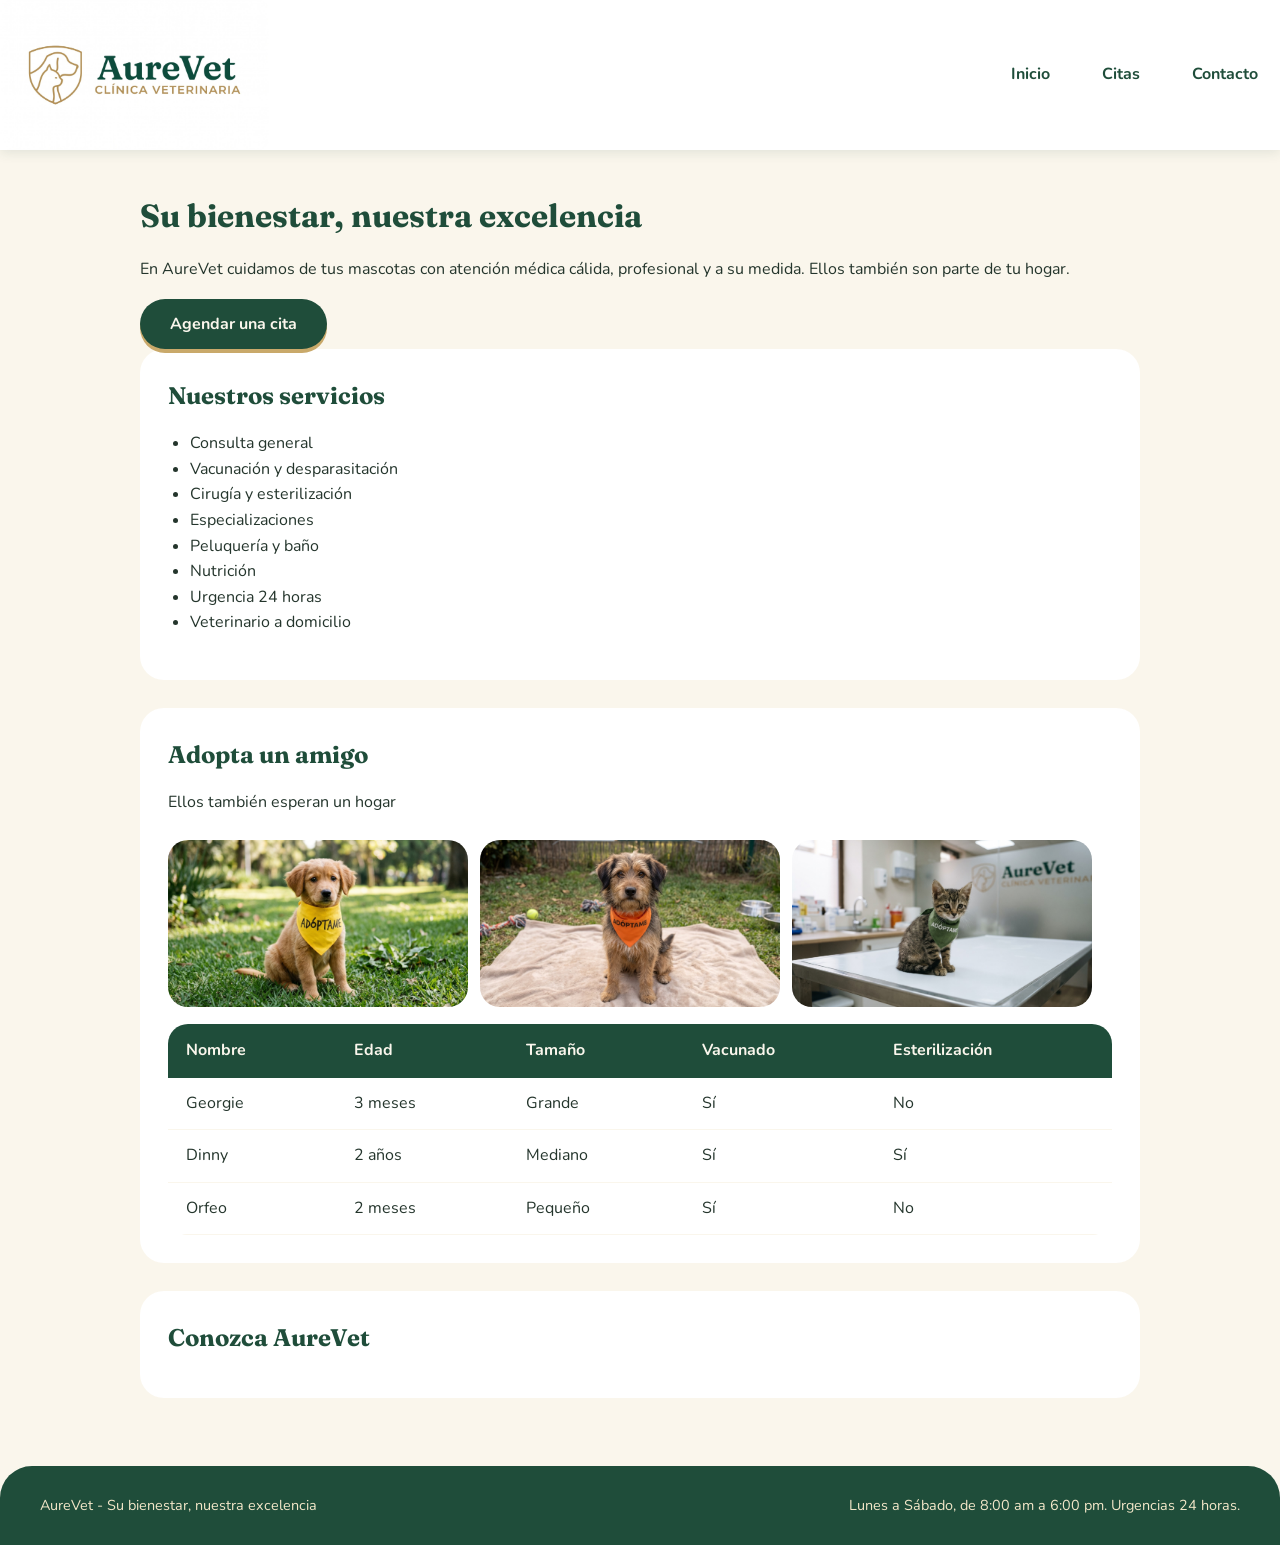
<file: index.html>
<!DOCTYPE html>
<html lang="es">
  <head>
    <meta charset="UTF-8">
    <meta name="viewport" content="width=device-width, initial-scale=1.0">

    <title>AureVet - Clínica Veterinaria</title>

    <meta name="description" content="AureVet: clínica veterinaria para perros y gatos.
    Agenda tu cita y conoce a los perritos en adopción">

    <link rel="stylesheet" href="estilos.css">
  
  </head>
  <body>
    <header>
        <!-- Encabezado o menú (igual en las tres páginas)-->
         <img src="imagenes/Logo.jpeg" width="200" alt="AureVet Logo">
      <nav>
        <!--Enlaces a las siguientes páginas-->
        <a href="index.html">Inicio</a>
        <a href="citas.html">Citas</a>
        <a href="contacto.html">Contacto</a>
      </nav>
    </header>

    <!--Contenido principal de la página-->
    <main> 
      <h1>Su bienestar, nuestra excelencia</h1>
      <p>En AureVet cuidamos de tus mascotas con atención médica cálida,
        profesional y a su medida. Ellos también son parte de tu hogar.</p>
      <button type="button" onclick="location.href='citas.html'">Agendar una cita</button>
      
      <section>
        <h2>Nuestros servicios</h2>
        <ul>
          <li>Consulta general</li>
          <li>Vacunación y desparasitación</li>
          <li>Cirugía y esterilización</li>
          <li>Especializaciones</li>
          <li>Peluquería y baño</li>
          <li>Nutrición</li>
          <li>Urgencia 24 horas</li>
          <li>Veterinario a domicilio</li>
        </ul>
      </section>
      
      <section>
        <h2>Adopta un amigo</h2>
        <p>Ellos también esperan un hogar</p>
        <img src="imagenes/Georgie.jpeg" alt="Georgie, perrito de 3 meses, esperando adopción" width="300">
        <img src="imagenes/Dinny.jpeg" alt="Dinny, perrito de 2 años, esperando por ti" width="300">
        <img src="imagenes/Orfeo.jpeg" alt="Orfeo, gatito de 2 meses. Adora dormir" width="300">

        <table>
          <thead>
            <tr>
              <th>Nombre</th>
              <th>Edad</th>
              <th>Tamaño</th>
              <th>Vacunado</th>
              <th>Esterilización</th>
            </tr>
          </thead>
          <tbody>
            <tr>
              <td>Georgie</td>
              <td>3 meses</td>
              <td>Grande</td>
              <td>Sí</td>
              <td>No</td>
            </tr>
            <tr>
              <td>Dinny</td>
              <td>2 años</td>
              <td>Mediano</td>
              <td>Sí</td>
              <td>Sí</td>
            </tr>
            <tr>
              <td>Orfeo</td>
              <td>2 meses</td>
              <td>Pequeño</td>
              <td>Sí</td>
              <td>No</td>
            </tr>
          </tbody>
        </table>
      </section>
      <section>
      <h2>Conozca AureVet</h2>
      </section>
    </main>
    <footer>
      <p>AureVet - Su bienestar, nuestra excelencia</p>
      <p>Lunes a Sábado, de 8:00 am a 6:00 pm. Urgencias 24 horas.</p>
    </footer>
  </body>
</html>
</file>
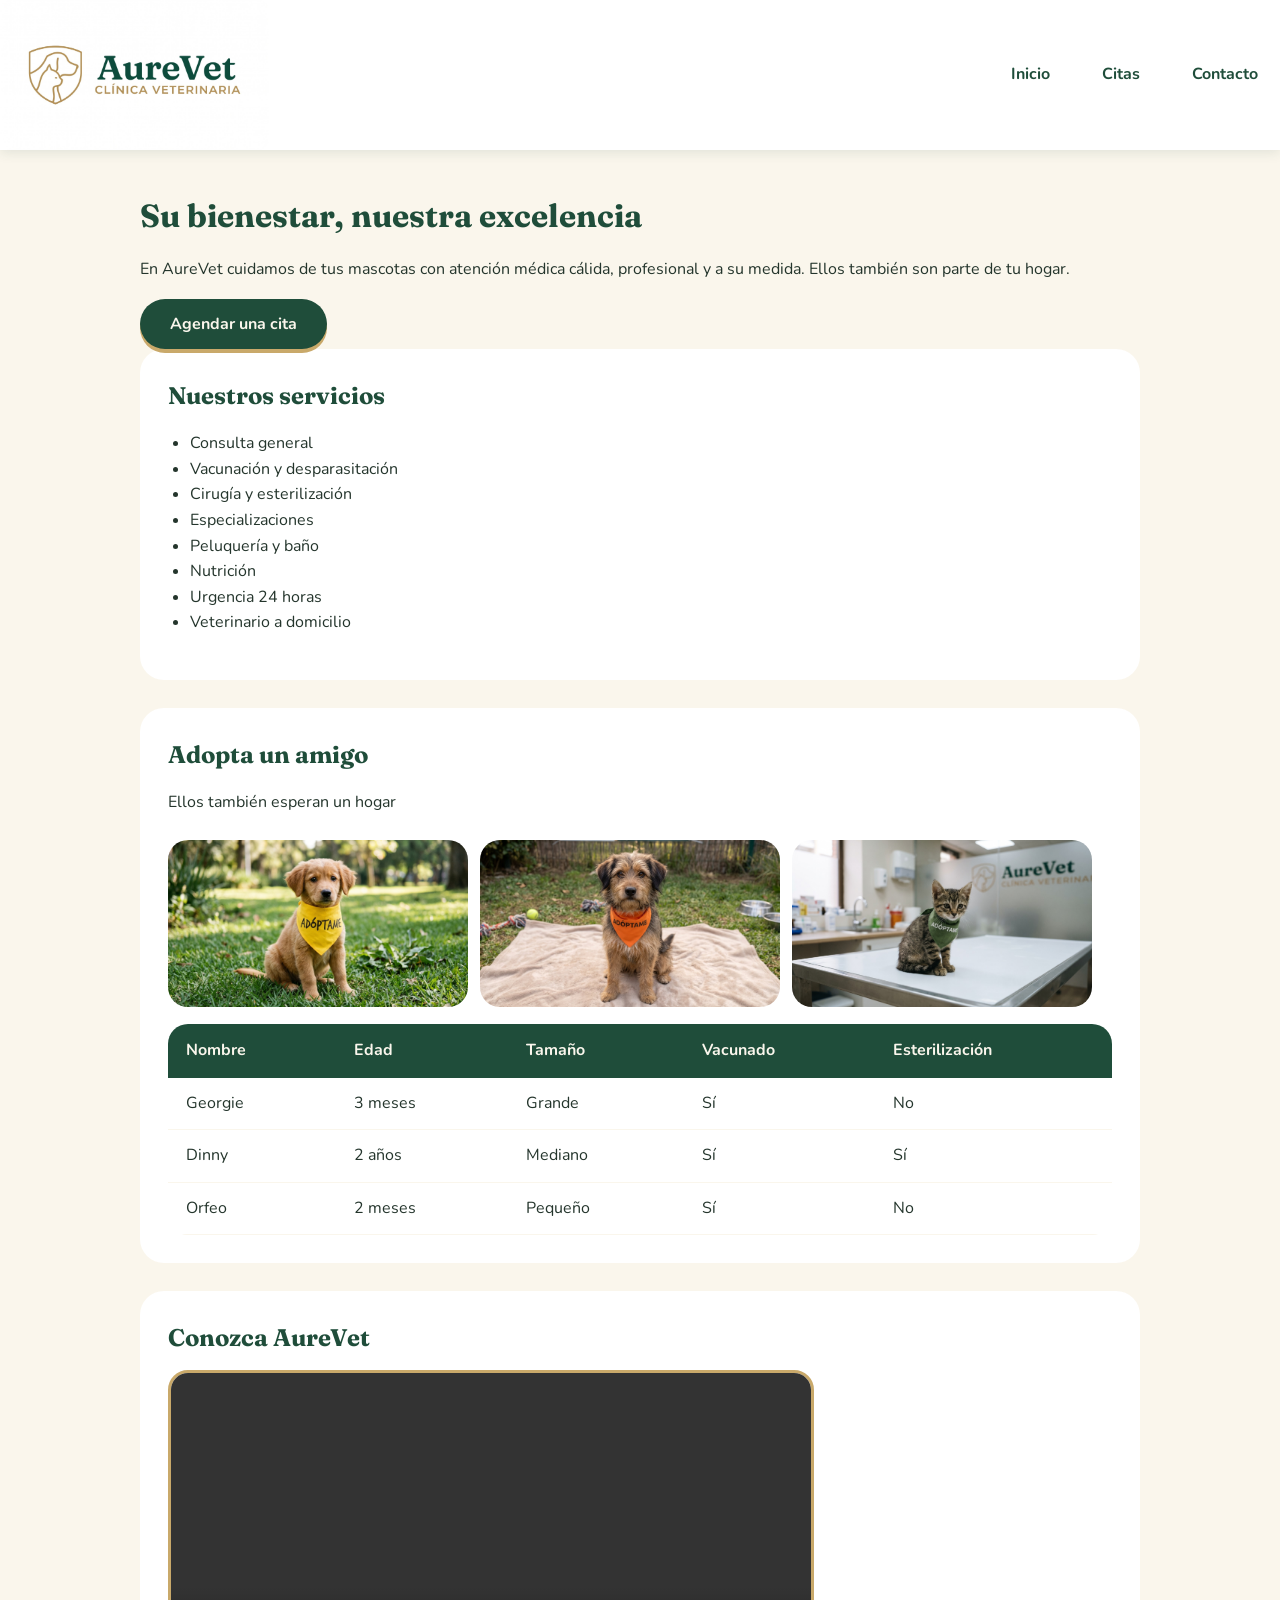
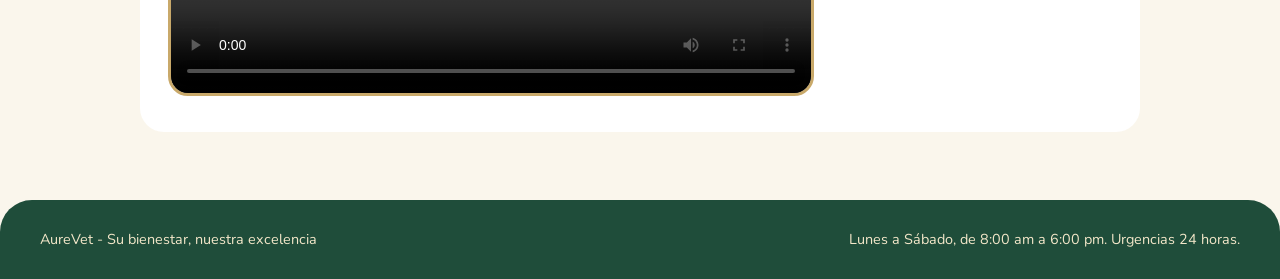
<file: html/index.html>
<!DOCTYPE html>
<html lang="es">
  <head>
    <meta charset="UTF-8">
    <meta name="viewport" content="width=device-width, initial-scale=1.0">

    <!--Título y descripción-->
    <title>AureVet - Clínica Veterinaria</title>

    <meta name="description" content="AureVet: clínica veterinaria para perros y gatos.
    Agenda tu cita y conoce a los perritos en adopción">

    <!--Estilos CSS-->
    <link rel="stylesheet" href="../CSS/estilos.css">
  
  </head>
  <body>
    <header>
        <!-- Encabezado o menú (igual en las tres páginas)-->
        <img src="../imagenes/Logo.jpeg" width="200" alt="AureVet Logo">
      <nav>
        <!--Enlaces a las siguientes páginas-->
        <a href="index.html">Inicio</a>
        <a href="citas.html">Citas</a>
        <a href="contacto.html">Contacto</a>
      </nav>
    </header>

    <!--Contenido principal de la página-->
    <main>
      <h1>Su bienestar, nuestra excelencia</h1>
      <p>En AureVet cuidamos de tus mascotas con atención médica cálida,
        profesional y a su medida. Ellos también son parte de tu hogar.</p>
      <button type="button" onclick="location.href='citas.html'">Agendar una cita</button>
      
      <!--Lista-->
      <section>
        <h2>Nuestros servicios</h2>
        <ul>
          <li>Consulta general</li>
          <li>Vacunación y desparasitación</li>
          <li>Cirugía y esterilización</li>
          <li>Especializaciones</li>
          <li>Peluquería y baño</li>
          <li>Nutrición</li>
          <li>Urgencia 24 horas</li>
          <li>Veterinario a domicilio</li>
        </ul>
      </section>
      
      <!--Imágenes-->
      <section>
        <h2>Adopta un amigo</h2>
        <p>Ellos también esperan un hogar</p>
        <img src="../imagenes/Georgie.jpeg" alt="Georgie, perrito de 3 meses, esperando adopción" width="300">
        <img src="../imagenes/Dinny.jpeg" alt="Dinny, perrito de 2 años, esperando por ti" width="300">
        <img src="../imagenes/Orfeo.jpeg" alt="Orfeo, gatito de 2 meses. Adora dormir" width="300">

        <!--Tabla-->
        <table>
          <thead>
            <tr>
              <th>Nombre</th>
              <th>Edad</th>
              <th>Tamaño</th>
              <th>Vacunado</th>
              <th>Esterilización</th>
            </tr>
          </thead>
          <tbody>
            <tr>
              <td>Georgie</td>
              <td>3 meses</td>
              <td>Grande</td>
              <td>Sí</td>
              <td>No</td>
            </tr>
            <tr>
              <td>Dinny</td>
              <td>2 años</td>
              <td>Mediano</td>
              <td>Sí</td>
              <td>Sí</td>
            </tr>
            <tr>
              <td>Orfeo</td>
              <td>2 meses</td>
              <td>Pequeño</td>
              <td>Sí</td>
              <td>No</td>
            </tr>
          </tbody>
        </table>
      </section>

      <!--Video-->
      <section>
      <h2>Conozca AureVet</h2>
      <video src="../Videos/video1.mp4" controls width="640"></video>
      </section>
    </main>

    <!--Pie de página-->
    <footer>
      <p>AureVet - Su bienestar, nuestra excelencia</p>
      <p>Lunes a Sábado, de 8:00 am a 6:00 pm. Urgencias 24 horas.</p>
    </footer>
  </body>
</html>
</file>
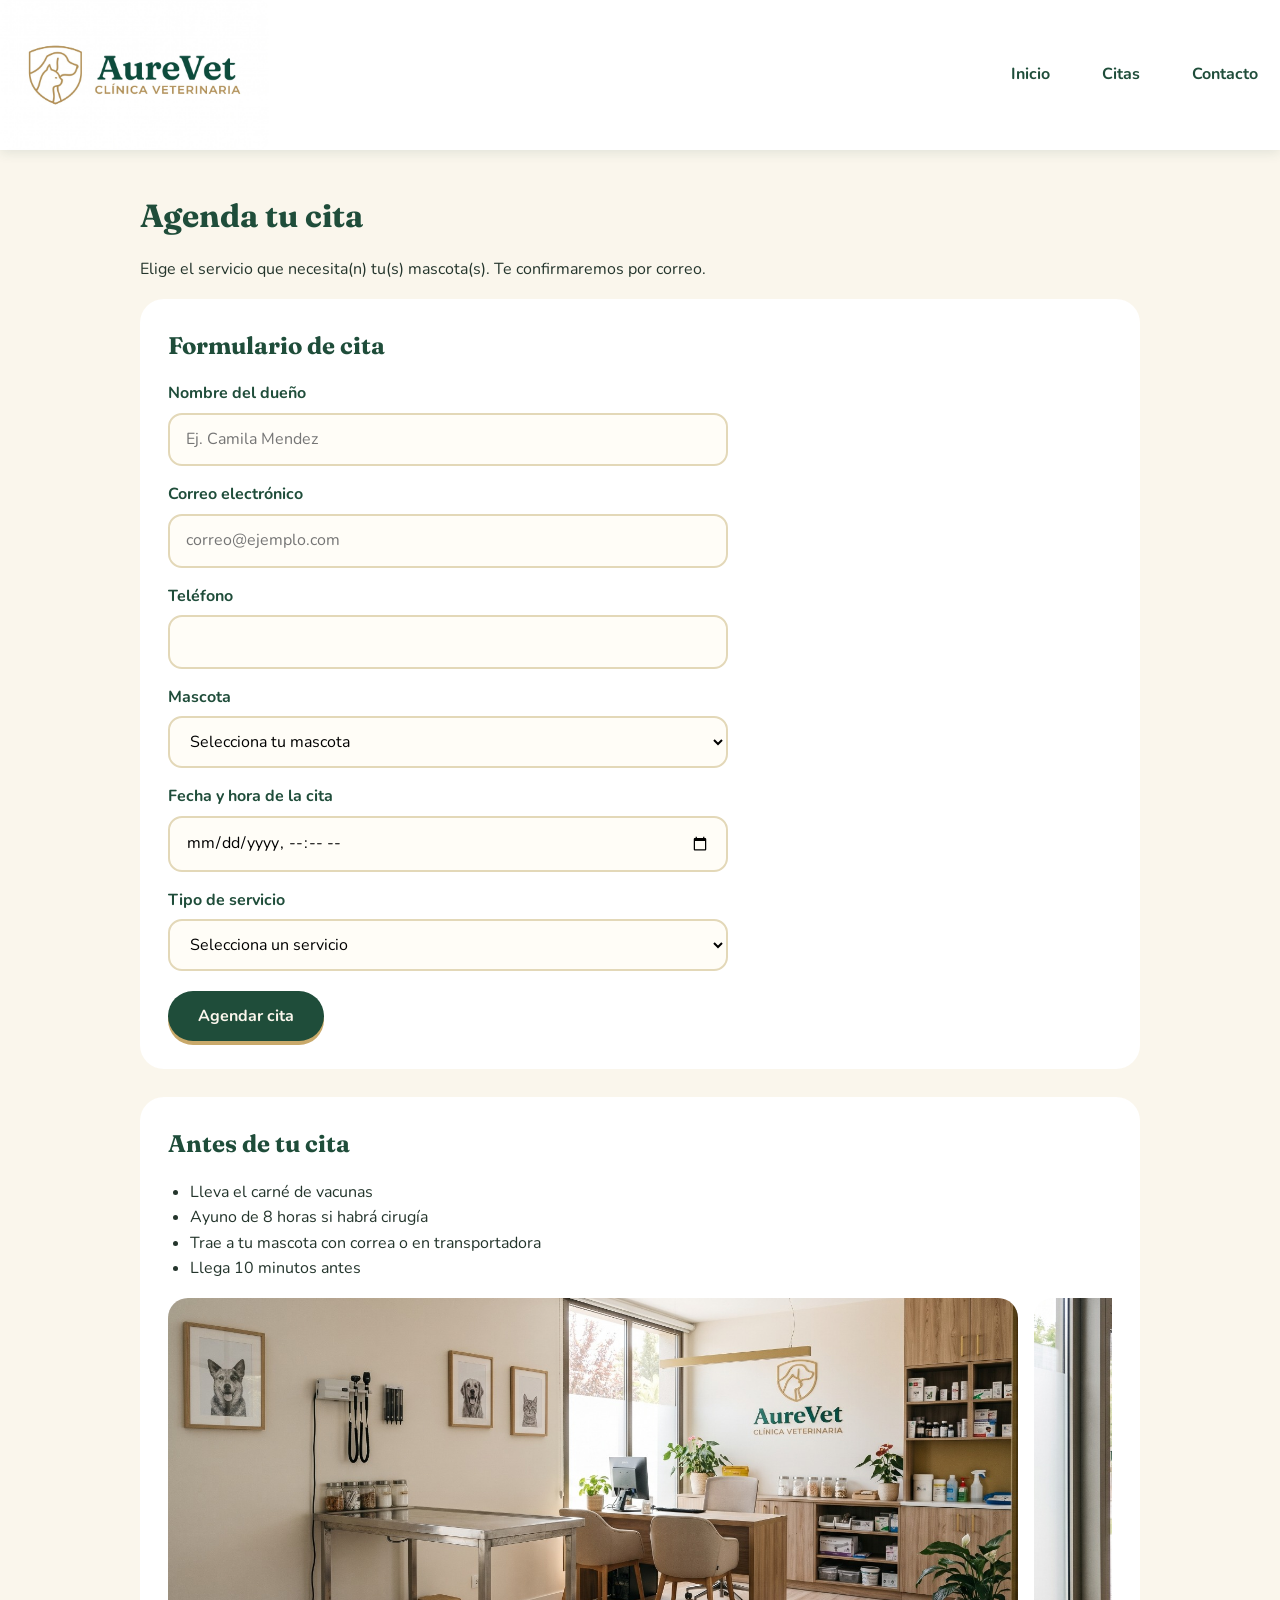
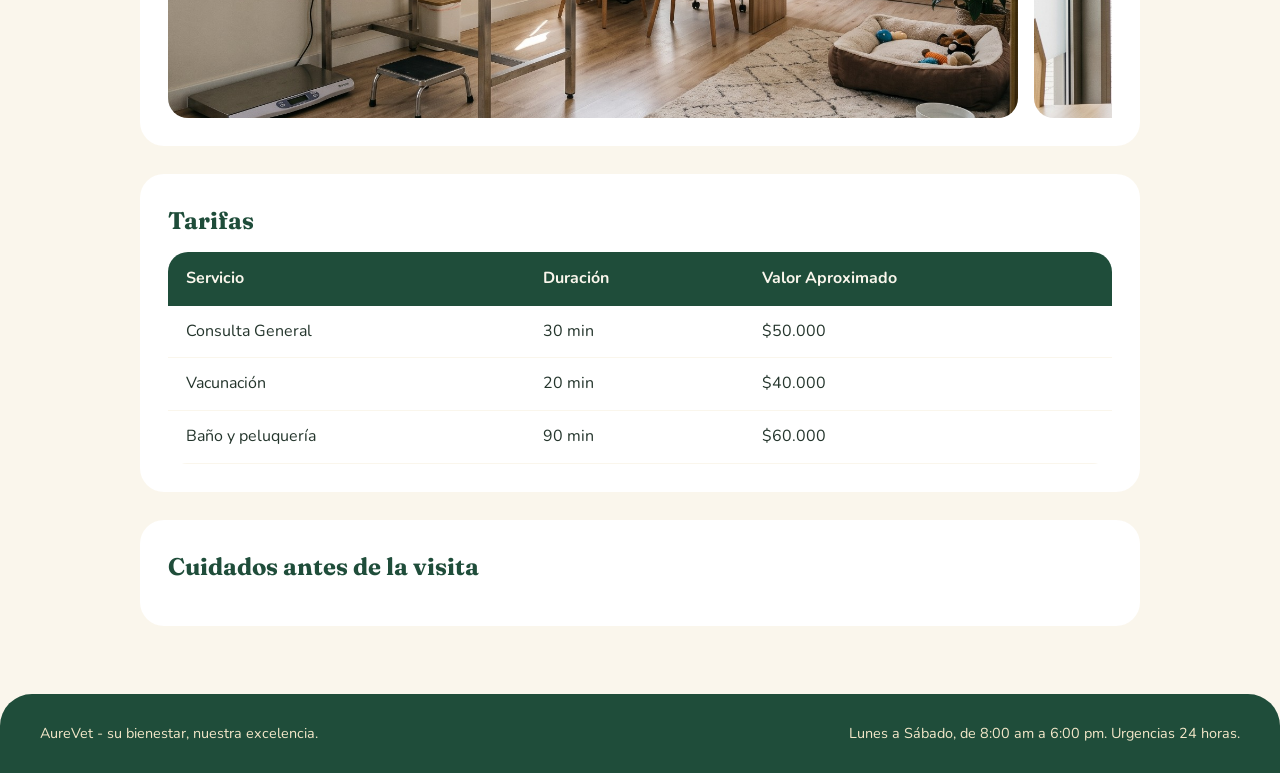
<file: citas.html>
<!DOCTYPE html>
<html lang="es">
    <head>
      <meta charset="UTF-8">
      <meta name="viewport" content="width=device-width, initial-scale=1.0">
      
      <title>AureVet- Agenda tu cita</title>

      <meta name="description" content="Agenda la cita de tu mascota en AureVet.">
      
      <link rel="stylesheet" href="estilos.css">

    </head>

    <body>
      <header>
          <img src="imagenes/Logo.jpeg" width="200" alt="AureVet logo">
          <nav>
              <a href="index.html">Inicio</a>
              <a href="citas.html">Citas</a>
              <a href="contacto.html">Contacto</a>
          </nav>
      </header>

      <main>
        <h1>Agenda tu cita</h1>
        <p>Elige el servicio que necesita(n) tu(s) mascota(s). Te confirmaremos por correo.</p>

        <section>
          <h2>Formulario de cita</h2>
          <form id="formCita" action="#" method="post">
          <label for="nombre">Nombre del dueño</label>
          <input type="text" id="nombre" name="nombre" required maxlength="50" placeholder="Ej. Camila Mendez">
          
          <label for="correo">Correo electrónico</label>
          <input type="email" id="correo" name="correo" required placeholder="correo@ejemplo.com">

          <label for="telefono">Teléfono</label>
          <input type="tel" id="telefono" name="telefono" required pattern="[0-9]{10}" title="Escribe 10 números, sin espacios">

          <label for="mascota">Mascota</label>
          <select id="mascota" name="mascota" required>
            <option value="">Selecciona tu mascota</option>
            <option value="Canela">Canela</option>
            <option value="Max">Max</option>
            <option value="Mayha">Mayha</option>
            <option value="nueva">Nueva mascota</option>
          </select>

          <div id="datosNueva" hidden>
            <label for="especie">Especie</label>
            <select id="especie" name="especie">
              <option value="perro">Perro</option>
              <option value="Gato">Gato</option>
              <option value="Ave">Ave</option>
              <option value="otro">Otro</option>
            </select>
            
            <label for="nombreMascota">Nombre de la mascota</label>
            <input type="text" id="nombreMascota" name="nombreMascota" maxlength="30">
            <label for="edad">Edad: <output id="edadValor">1</output> años</label>
            <input type="range" id="edad" name="edad" min="0" max="20" step="0.5" value="1">
            <label for="peso">Peso:</label>
            <input type="number" id="peso" name="peso" min="0.5" max="100" step="0.1">
          </div>

          <label for="fecha">Fecha y hora de la cita</label>
          <input type="datetime-local" id="fecha" name="fecha" required>

          <label for="servicio">Tipo de servicio</label>
          <select id="servicio" name="servicio" required>
            <option value="">Selecciona un servicio</option>
            <option value="consulta">Consulta general</option>
            <option value="vacuna">Vacunación</option>
            <option value="peluqueria">Baño y Peluquería</option>
            <option value="especialista">Especialización</option>
            <option value="nutricion">Nutrición</option>
            <option value="Cirugia">Cirugía</option>
          </select>

          <p id="mensaje" role="alert"></p>

          <button type="submit">Agendar cita</button>
          </form>
        </section>

        <section>

          <h2>Antes de tu cita</h2>
          <ul>
            <li>Lleva el carné de vacunas</li>
            <li>Ayuno de 8 horas si habrá cirugía</li>
            <li>Trae a tu mascota con correa o en transportadora</li>
            <li>Llega 10 minutos antes</li>
          </ul>
          <div class="carrusel">
            <img src="imagenes/Instalacion1.jpeg" alt="Consultorio" class="foto">
            <img src="imagenes/Instalacion2.jpeg" alt="Recepción" Class="foto">
            <img src="imagenes/Instalacion3.jpeg" alt="Sala de espera" class="foto">
            <img src="imagenes/Instalacion4.jpeg" alt="Sala de cirugia" class="foto">
            <img src="imagenes/Vacunacion.jpeg" alt="Siempre vacúnalos" class="foto">
            <img src="imagenes/Instalacion5.jpeg" alt="Zona de descanso" class="foto">
            <img src="imagenes/Instalacion6.jpeg" alt="Consultorio 2" class="foto">
            <img src="imagenes/Instalacion7.jpeg" alt="Consultorio 3" class="foto">
            <img src="imagenes/Instalacion8.jpeg" alt="Emergencias" class="foto">
          </div>
        </section>

        <section>
          <h2>Tarifas</h2>
          <table>
            <thead>
              <tr>
                <th>Servicio</th>
                <th>Duración</th>
                <th>Valor Aproximado</th>
              </tr>
            </thead>
            <tbody>
              <tr>
                <td>Consulta General</td>
                <td>30 min</td>
                <td>$50.000</td>
              </tr>
              <tr>
                <td>Vacunación</td>
                <td>20 min</td>
                <td>$40.000</td>
              </tr>
              <tr>
                <td>Baño y peluquería</td>
                <td>90 min</td>
                <td>$60.000</td>
              </tr>
            </tbody>
          </table>
        </section>

        <section>
          <h2>Cuidados antes de la visita</h2>
        </section>
      </main>

      <footer>
        <p>AureVet - su bienestar, nuestra excelencia.</p>
        <p>Lunes a Sábado, de 8:00 am a 6:00 pm. Urgencias 24 horas.</p>
      </footer>

      <script src="citas.js"></script>
    </body>
</html>
</file>
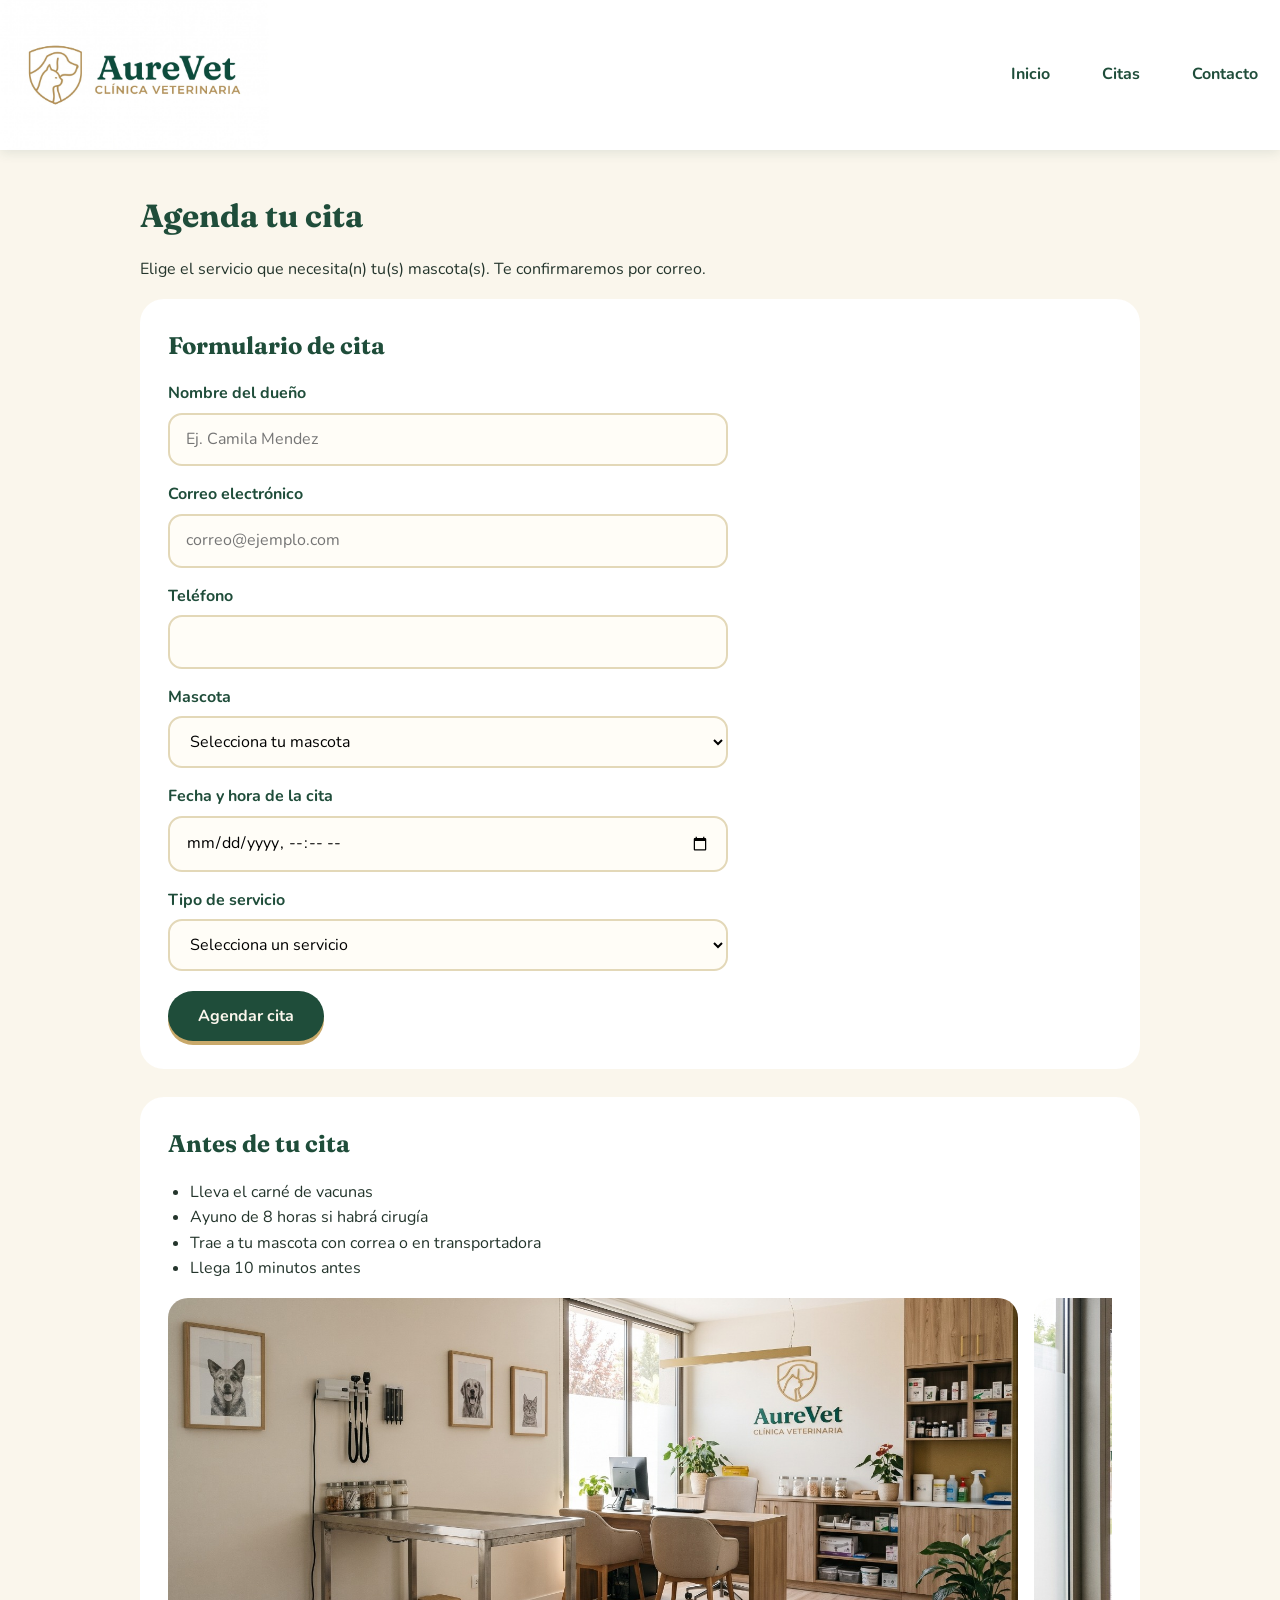
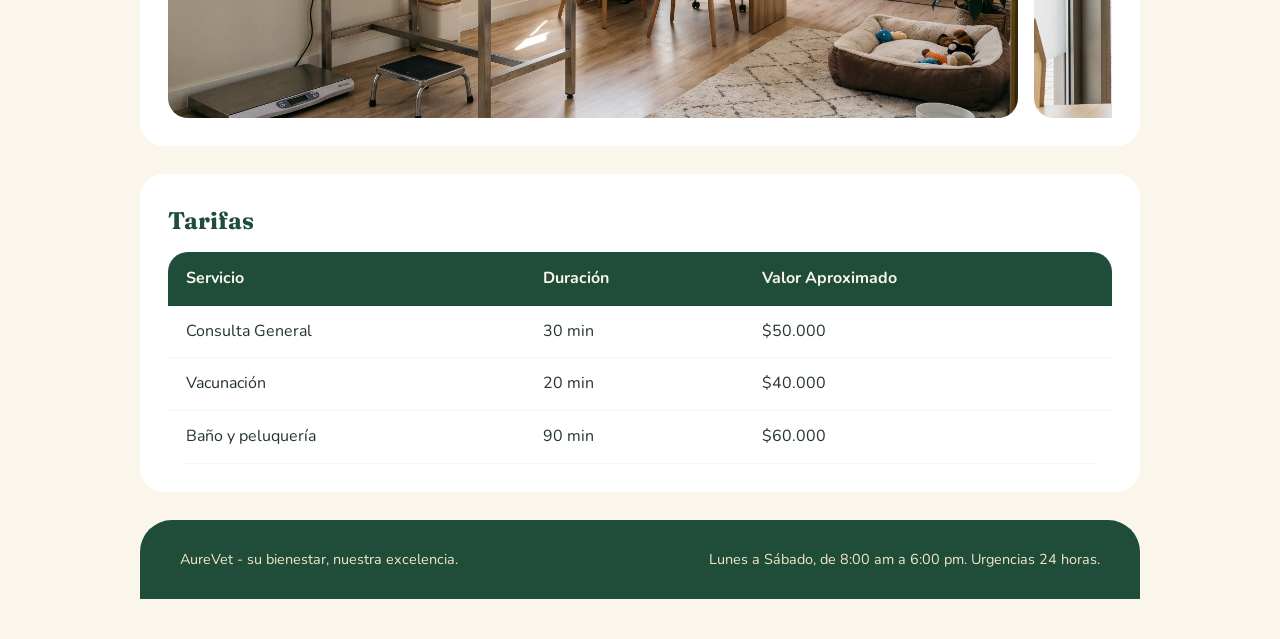
<file: html/citas.html>
<!DOCTYPE html>
<html lang="es">
    <head>
      <meta charset="UTF-8">
      <meta name="viewport" content="width=device-width, initial-scale=1.0">
      
      <!--Título y descripción-->
      <title>AureVet- Agenda tu cita</title>

      <meta name="description" content="Agenda la cita de tu mascota en AureVet.">
      
      <!--Estilos CSS-->
      <link rel="stylesheet" href="../CSS/estilos.css">

    </head>

    <body>
      <!--Encabezado y menú-->
      <header>
          <img src="../imagenes/Logo.jpeg" width="200" alt="AureVet logo">
          <nav>
              <a href="index.html">Inicio</a>
              <a href="citas.html">Citas</a>
              <a href="contacto.html">Contacto</a>
          </nav>
      </header>
      
      <!--Contenido principal de la página-->
      <main>
        <h1>Agenda tu cita</h1>
        <p>Elige el servicio que necesita(n) tu(s) mascota(s). Te confirmaremos por correo.</p>

        <!--Primer formulario-->
        <section>
          <h2>Formulario de cita</h2>
          <form id="formCita" action="#" method="post">
          <label for="nombre">Nombre del dueño</label>
          <input type="text" id="nombre" name="nombre" required maxlength="50" placeholder="Ej. Camila Mendez">
          
          <label for="correo">Correo electrónico</label>
          <input type="email" id="correo" name="correo" required placeholder="correo@ejemplo.com">

          <label for="telefono">Teléfono</label>
          <input type="tel" id="telefono" name="telefono" required pattern="[0-9]{10}" title="Escribe 10 números, sin espacios">

          <label for="mascota">Mascota</label>
          <select id="mascota" name="mascota" required>
            <option value="">Selecciona tu mascota</option>
            <option value="Canela">Canela</option>
            <option value="Max">Max</option>
            <option value="Mayha">Mayha</option>
            <option value="nueva">Nueva mascota</option>
          </select>

          <div id="datosNueva" hidden>
            <label for="especie">Especie</label>
            <select id="especie" name="especie">
              <option value="perro">Perro</option>
              <option value="Gato">Gato</option>
              <option value="Ave">Ave</option>
              <option value="otro">Otro</option>
            </select>
            
            <label for="nombreMascota">Nombre de la mascota</label>
            <input type="text" id="nombreMascota" name="nombreMascota" maxlength="30">
            <label for="edad">Edad: <output id="edadValor">1</output> año(s)</label>
            <input type="range" id="edad" name="edad" min="0" max="20" step="0.5" value="1">
            <label for="peso">Peso:</label>
            <input type="number" id="peso" name="peso" min="0.5" max="100" step="0.1">
          </div>

          <label for="fecha">Fecha y hora de la cita</label>
          <input type="datetime-local" id="fecha" name="fecha" required>

          <label for="servicio">Tipo de servicio</label>
          <select id="servicio" name="servicio" required>
            <option value="">Selecciona un servicio</option>
            <option value="consulta">Consulta general</option>
            <option value="vacuna">Vacunación</option>
            <option value="peluqueria">Baño y Peluquería</option>
            <option value="especialista">Especialización</option>
            <option value="nutricion">Nutrición</option>
            <option value="Cirugia">Cirugía</option>
          </select>

          <p id="mensaje" role="alert"></p>

          <button type="submit">Agendar cita</button>
          </form>
        </section>

        <!--Lista-->
        <section>
          <h2>Antes de tu cita</h2>
          <ul>
            <li>Lleva el carné de vacunas</li>
            <li>Ayuno de 8 horas si habrá cirugía</li>
            <li>Trae a tu mascota con correa o en transportadora</li>
            <li>Llega 10 minutos antes</li>
          </ul>

          <!--Imágenes en carrusel-->
          <div class="carrusel">
            <img src="../imagenes/Instalacion1.jpeg" alt="Consultorio" class="foto">
            <img src="../imagenes/Instalacion2.jpeg" alt="Recepción" Class="foto">
            <img src="../imagenes/Instalacion3.jpeg" alt="Sala de espera" class="foto">
            <img src="../imagenes/Instalacion4.jpeg" alt="Sala de cirugia" class="foto">
            <img src="../imagenes/Vacunacion.jpeg" alt="Siempre vacúnalos" class="foto">
            <img src="../imagenes/Instalacion5.jpeg" alt="Zona de descanso" class="foto">
            <img src="../imagenes/Instalacion6.jpeg" alt="Consultorio 2" class="foto">
            <img src="../imagenes/Instalacion7.jpeg" alt="Consultorio 3" class="foto">
            <img src="../imagenes/Instalacion8.jpeg" alt="Emergencias" class="foto">
          </div>
        </section>

        <!--Tabla-->
        <section>
          <h2>Tarifas</h2>
          <table>
            <thead>
              <tr>
                <th>Servicio</th>
                <th>Duración</th>
                <th>Valor Aproximado</th>
              </tr>
            </thead>
            <tbody>
              <tr>
                <td>Consulta General</td>
                <td>30 min</td>
                <td>$50.000</td>
              </tr>
              <tr>
                <td>Vacunación</td>
                <td>20 min</td>
                <td>$40.000</td>
              </tr>
              <tr>
                <td>Baño y peluquería</td>
                <td>90 min</td>
                <td>$60.000</td>
              </tr>
            </tbody>
          </table>
        </section>

        <!--Pie de página-->
      <footer>
        <p>AureVet - su bienestar, nuestra excelencia.</p>
        <p>Lunes a Sábado, de 8:00 am a 6:00 pm. Urgencias 24 horas.</p>
      </footer>

      <!--Unión con JavaScript-->
      <script src="../Js/citas.js"></script>
    </body>
</html>
</file>
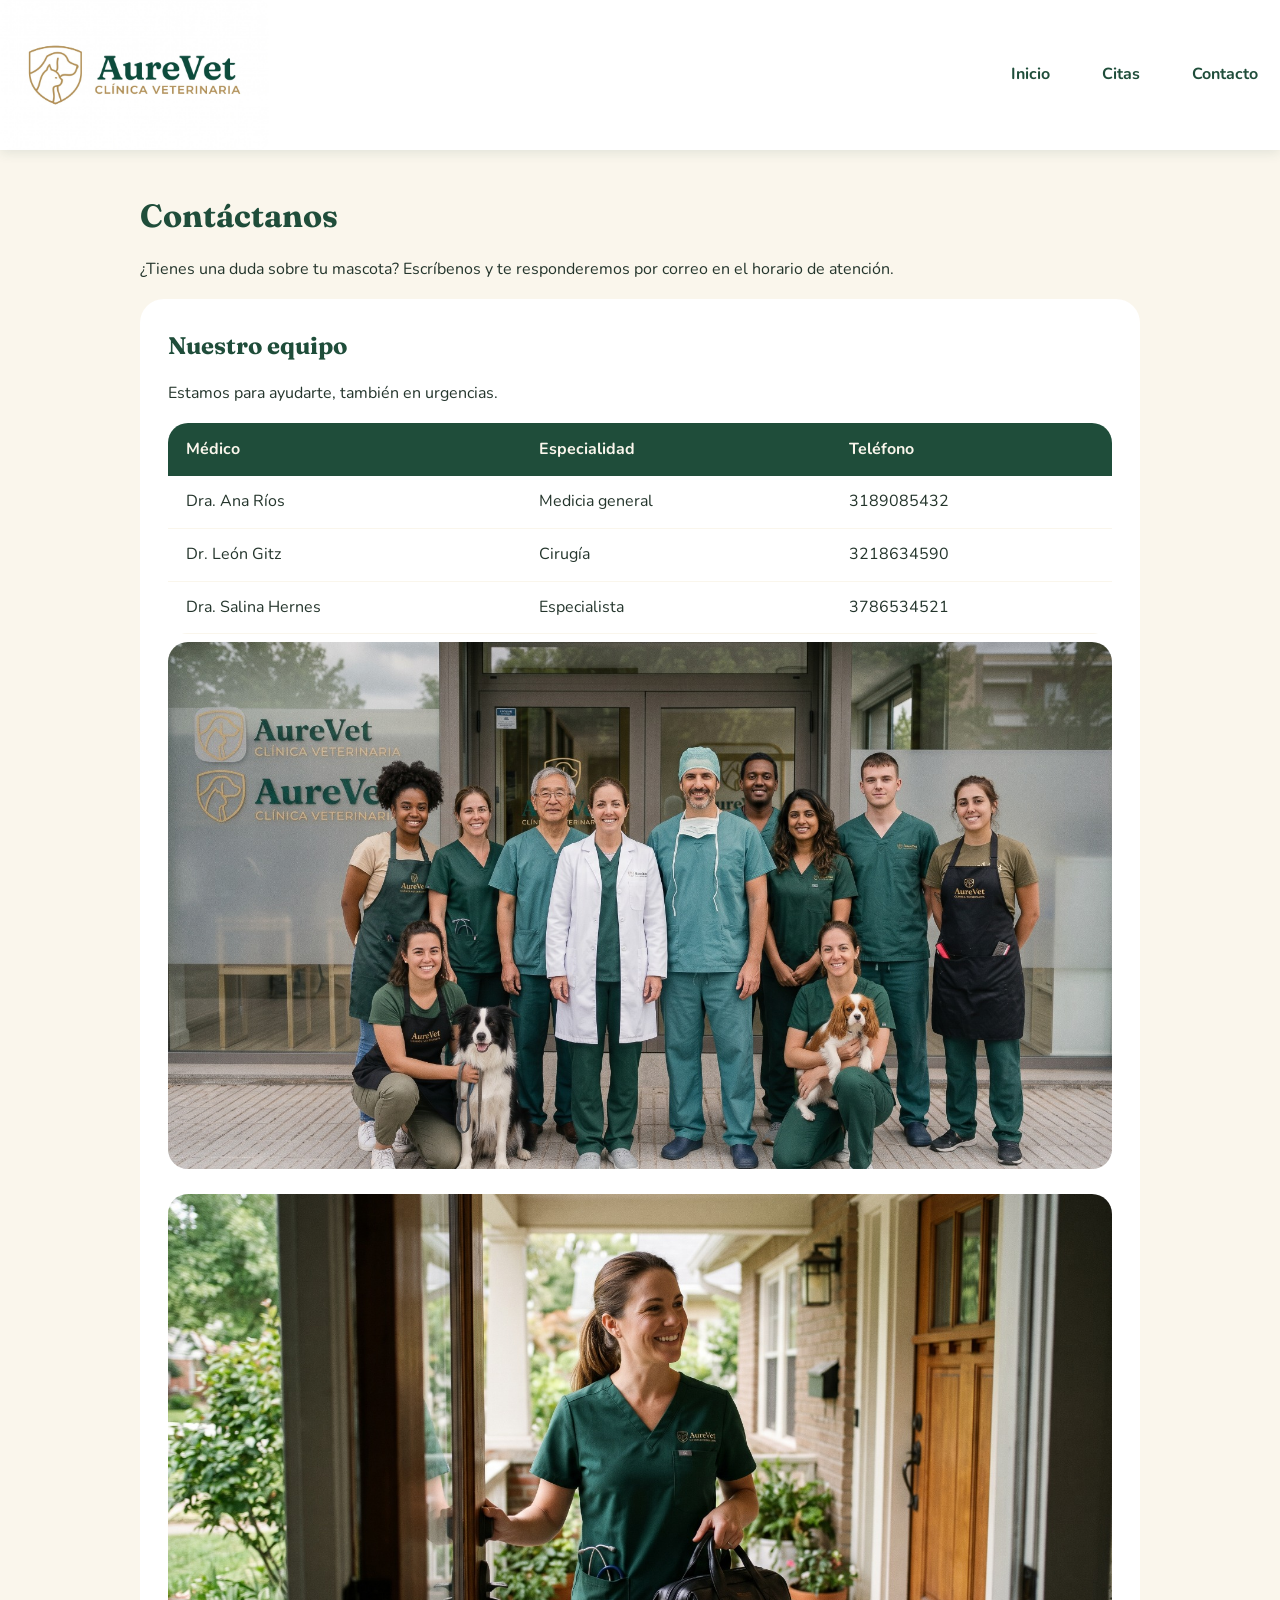
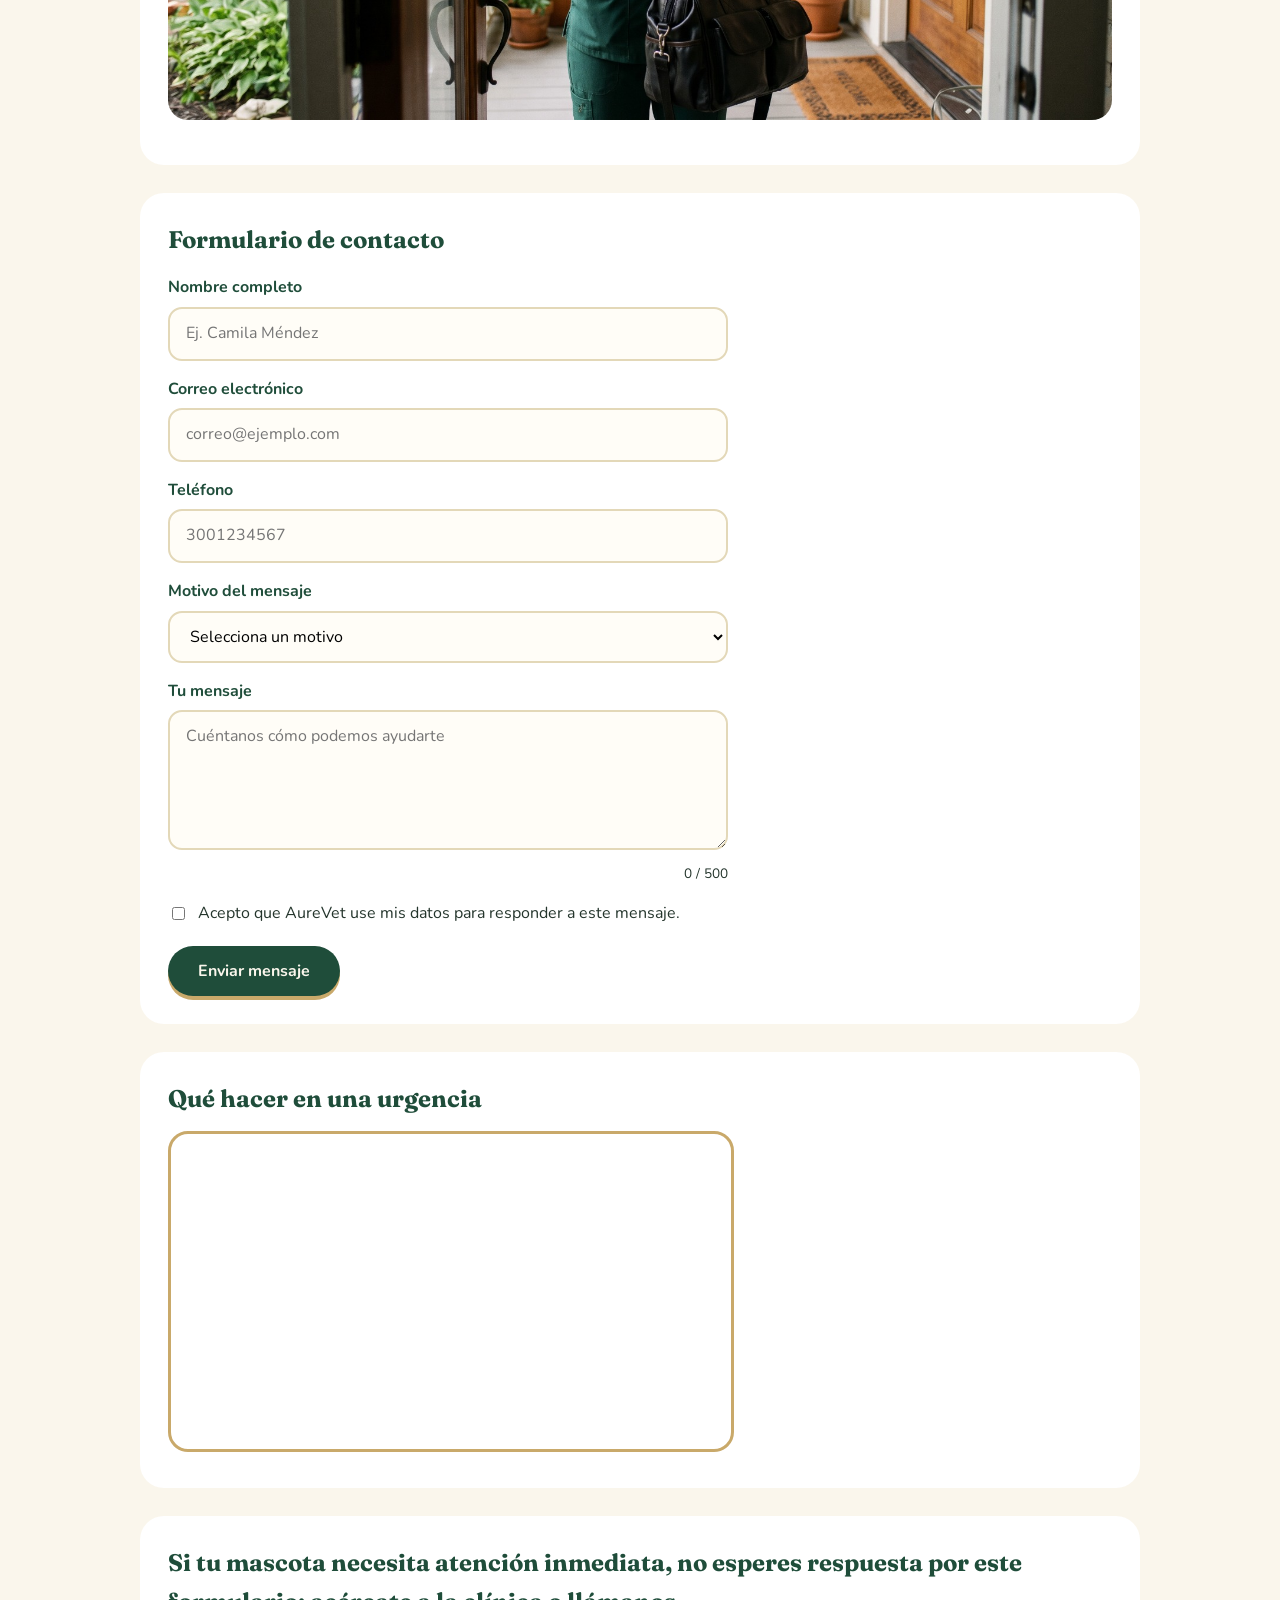
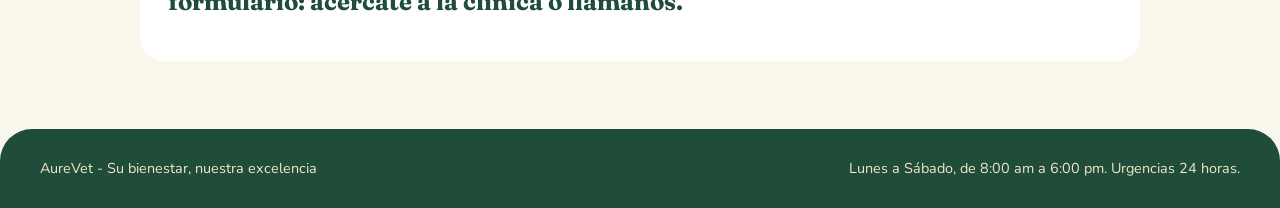
<file: html/contacto.html>
<!DOCTYPE html>
<html lang="es">
  <head>
    <meta charset="UTF-8">
    <meta name="viewport" content="width=device-width, initial-scale=1.0">

    <!--Título y descripción-->
    <title>AureVet - Contacto</title>

    <meta name="description" content="Escríbenos a AureVet. Resolvemos tus dudas sobre la salud y el cuidado de tu mascota.">

    <!--Estilos CSS-->
    <link rel="stylesheet" href="../CSS/estilos.css">

  </head>

  <body>
    <!--Encabezado y menú-->
    <header>
      <img src="../imagenes/Logo.jpeg" width="200" alt="AureVet logo">
      <nav>
        <a href="index.html">Inicio</a>
        <a href="citas.html">Citas</a>
        <a href="contacto.html">Contacto</a>
      </nav>
    </header>

    <!--Contenido principal de la página-->
    <main>
      <h1>Contáctanos</h1>
      <p>¿Tienes una duda sobre tu mascota? Escríbenos y te responderemos
        por correo en el horario de atención.</p>

      <section>
        <h2>Nuestro equipo</h2>
        <p>Estamos para ayudarte, también en urgencias.</p>

        <!--Tabla-->
        <table>
          <thead>
            <tr>
              <th>Médico</th>
              <th>Especialidad</th>
              <th>Teléfono</th>
            </tr>
          </thead>
          <tbody>
            <tr>
              <td>Dra. Ana Ríos</td>
              <td>Medicia general</td>
              <td>3189085432</td>
            </tr>
            <tr>
              <td>Dr. León Gitz</td>
              <td>Cirugía</td>
              <td>3218634590</td>
            </tr>
            <tr>
              <td>Dra. Salina Hernes</td>
              <td>Especialista</td>
              <td>3786534521</td>
            </tr>
          </tbody>
        </table>
        <!--Imágenes-->
        <img src="/imagenes/EquipoAureVet.jpeg" alt="Equipo AureVet" width="1000">
        <img src="/imagenes/Domicilio.jpeg" alt="Veterinario a domicilio" width="1000">
      </section>

      <!--Formulario-->
      <section>
        <h2>Formulario de contacto</h2>

        <form id="formContacto" action="#" method="post">
          <label for="nombre">Nombre completo</label>
          <input type="text" id="nombre" name="nombre" required maxlength="50" placeholder="Ej. Camila Méndez">

          <label for="correo">Correo electrónico</label>
          <input type="email" id="correo" name="correo" required placeholder="correo@ejemplo.com">

          <label for="telefono">Teléfono</label>
          <input type="tel" id="telefono" name="telefono" required pattern="[0-9]{10}" title="Escribe 10 números, sin espacios" placeholder="3001234567">

          <label for="asunto">Motivo del mensaje</label>
          <select id="asunto" name="asunto" required>
            <option value="">Selecciona un motivo</option>
            <option value="consulta">Consulta sobre mi mascota</option>
            <option value="servicios">Información de servicios y tarifas</option>
            <option value="domicilio">Veterinario a domicilio</option>
            <option value="adopcion">Adopción</option>
            <option value="urgencia">Urgencia</option>
            <option value="otro">Otro</option>
          </select>

          <label for="comentario">Tu mensaje</label>
          <textarea id="comentario" name="comentario" required maxlength="500" placeholder="Cuéntanos cómo podemos ayudarte"></textarea>
          <p class="contador"><span id="cuenta">0</span> / 500</p>

          <label class="aceptar" for="acepto">
          <input type="checkbox" id="acepto" name="acepto" required>
            Acepto que AureVet use mis datos para responder a este mensaje.
          </label>

          <p id="mensaje" role="alert"></p>

          <button type="submit">Enviar mensaje</button>
        </form>
      </section>

      <!--Link video en YouTube-->
      <section>
        <h2>Qué hacer en una urgencia</h2>
        <iframe width="560" height="315" src="https://www.youtube.com/embed/Q2zjJbosSkY" title="Cómo actuar ante una urgencia veterinaria - AureVet" frameborder="0" allow="accelerometer; autoplay; clipboard-write; encrypted-media; gyroscope; picture-in-picture; web-share" referrerpolicy="strict-origin-when-cross-origin" allowfullscreen></iframe>
      </section>

      <section>
        <h2>Si tu mascota necesita atención inmediata, no esperes respuesta por
          este formulario: acércate a la clínica o llámanos.</h2>
      </section>
    </main>

    <!--Pie de página-->
    <footer>
      <p>AureVet - Su bienestar, nuestra excelencia</p>
      <p>Lunes a Sábado, de 8:00 am a 6:00 pm. Urgencias 24 horas.</p>
    </footer>
    <script src="../Js/contacto.js"></script>
  </body>
</html>
</file>
<file: estilos.css>
@import url("https://fonts.googleapis.com/css2?family=Fraunces:wght@600;700&family=Nunito:wght@400;600;700&display=swap");

body
{
  margin: 0;
  background-color: #FAF6EC;
  color: #24352C;
  font-family: "Nunito", Arial, sans-serif;
  line-height: 1.6;
}

[hidden]
{
  display: none !important;
}

h1,
h2
{
  font-family: "Fraunces", Georgia, serif;
  color: #1F4D3A;
  margin: 0 0 12px;
}

header
{
  position: sticky;
  top: 0;
  z-index: 14;
  display: flex;
  align-items: center;
  justify-content: space-between;
  flex-wrap: wrap;
  gap: 12px;
  padding: 12px 40 px;
  background-color: #FFFFFF;
  box-shadow: 0 2px 12px rgba(31, 77, 58, 0.12);
}

header img
{
  width: auto;
  height: 150px;
  border-radius: 12px;
}

nav
{
  display: flex;
  gap: 8px
}

nav a
{
  padding: 10px 22px;
  border-radius: 999px;
  color: #1F4D3A;
  font-weight: 700;
  text-decoration: none;
}

nav a:hover
{
  background-color: #F1E4C3;
}

main
{
  max-width: 1000px;
  margin: 0 auto;
  padding: 40px 24px;
}

section
{
  background-color: #FFFFFF;
  border-radius: 24px;
  padding: 28px;
  margin-bottom: 28px;
  box-shadow: 0 6px 20px rgba(31, 77, 58, 0,08);
}

section img
{
  max-width: 100%;
  height: auto;
  border-radius: 20px;
  margin: 8px 8px 8px 0;
}

ul
{
  padding-left: 22px;
}

.boton,
button
{
  display: inline-block;
  background-color: #1F4D3A;
  color: #FAF6EC;
  padding: 14px 30px;
  border: 0;
  border-radius: 999px;
  box-shadow: 0 4px 0 #C9A96A;
  font: 700 1rem "Nunito", Arial, sans-serif;
  text-decoration: none;
  cursor: pointer;
}

.boton:hover,
button:hover
{
  background-color: #2B6A50;
}

.foto
{
  width: calc(50% - 12px);
  height: 300px;
  object-fit: cover;
}

.carrusel
{
  display: flex;
  gap: 16px;
  overflow-x: auto;
  scroll-snap-type: x mandatory;
}

.carrusel img
{
  flex: 0 0 90%;
  height: 420px;
  object-fit: cover;
  scroll-snap-align: center;
  margin: 0;
}

#formCita
{
  max-width: 560px;
}

label
{
  display: block;
  margin: 16px 0 6px;
  font-weight: 700;
  color: #1F4D3A;
}

input,
select
{
  width: 100%;
  box-sizing: border-box;
  padding: 12px 16px;
  border: 2px solid #E3D8B8;
  border-radius: 14px;
  background-color: #FFFDF7;
  font: inherit;
}

input:focus,
select:focus
{
  outline: none;
  border-color: #1F4D3A;
}

input[type="range"]
{
  padding: 0;
}

#mensaje
{
  margin: 20px 0;
  font-weight: 700;
}

.error
{
  color: #B3261E;
}

.exito
{
  color: #1F7A4D;
}

table
{
  width: 100%;
  border-collapse: collapse;
  border-radius: 20px;
  overflow: hidden;
}

th
{
  background-color: #1F4D3A;
  color: #FAF6EC;
  text-align: left;
  padding: 14px 18px;
}

td
{
  padding: 13px 18px;
  border-bottom: 1px solid #FAF6EC;
}

/*video,
iframe
{
  max-width: 100%;
  border: 3px solid #C9A96A;
  border-radius: 20px;
}
*/

footer
{
  display: flex;
  justify-content: space-between;
  align-items: center;
  flex-wrap: wrap;
  gap: 12px;
  background-color: #1F4D3A;
  color: #F3E7C9;
  padding: 24px 40px;
  border-radius: 32px 32px 0 0;
  font-size: 0.9rem;
}

footer p
{
  margin: 4px 0;
}

footer p:last-child
{
  text-align: right;
}

@media (max-width: 600px)
{
  header { padding: 12px 20px; }
  h1 { font-size: 2.1rem; }
  section { padding: 20px; }
}
</file>
<file: CSS/estilos.css>
@import url("https://fonts.googleapis.com/css2?family=Fraunces:wght@600;700&family=Nunito:wght@400;600;700&display=swap");

body
{
  margin: 0;
  background-color: #FAF6EC;
  color: #24352C;
  font-family: "Nunito", Arial, sans-serif;
  line-height: 1.6;
}

[hidden]
{
  display: none !important;
}

h1,
h2
{
  font-family: "Fraunces", Georgia, serif;
  color: #1F4D3A;
  margin: 0 0 12px;
}

header
{
  position: sticky;
  top: 0;
  z-index: 14;
  display: flex;
  align-items: center;
  justify-content: space-between;
  flex-wrap: wrap;
  gap: 12px;
  padding: 12px 40 px;
  background-color: #FFFFFF;
  box-shadow: 0 2px 12px rgba(31, 77, 58, 0.12);
}

header img
{
  width: auto;
  height: 150px;
  border-radius: 12px;
}

nav
{
  display: flex;
  gap: 8px
}

nav a
{
  padding: 10px 22px;
  border-radius: 999px;
  color: #1F4D3A;
  font-weight: 700;
  text-decoration: none;
}

nav a:hover
{
  background-color: #F1E4C3;
}

main
{
  max-width: 1000px;
  margin: 0 auto;
  padding: 40px 24px;
}

section
{
  background-color: #FFFFFF;
  border-radius: 24px;
  padding: 28px;
  margin-bottom: 28px;
  box-shadow: 0 6px 20px rgba(31, 77, 58, 0,08);
}

section img
{
  max-width: 100%;
  height: auto;
  border-radius: 20px;
  margin: 8px 8px 8px 0;
}

ul
{
  padding-left: 22px;
}

.boton,
button
{
  display: inline-block;
  background-color: #1F4D3A;
  color: #FAF6EC;
  padding: 14px 30px;
  border: 0;
  border-radius: 999px;
  box-shadow: 0 4px 0 #C9A96A;
  font: 700 1rem "Nunito", Arial, sans-serif;
  text-decoration: none;
  cursor: pointer;
}

.boton:hover,
button:hover
{
  background-color: #2B6A50;
}

.foto
{
  width: calc(50% - 12px);
  height: 300px;
  object-fit: cover;
}

.carrusel
{
  display: flex;
  gap: 16px;
  overflow-x: auto;
  scroll-snap-type: x mandatory;
}

.carrusel img
{
  flex: 0 0 90%;
  height: 420px;
  object-fit: cover;
  scroll-snap-align: center;
  margin: 0;
}

#formCita
{
  max-width: 560px;
}

label
{
  display: block;
  margin: 16px 0 6px;
  font-weight: 700;
  color: #1F4D3A;
}

input,
select
{
  width: 100%;
  box-sizing: border-box;
  padding: 12px 16px;
  border: 2px solid #E3D8B8;
  border-radius: 14px;
  background-color: #FFFDF7;
  font: inherit;
}

input:focus,
select:focus
{
  outline: none;
  border-color: #1F4D3A;
}

input[type="range"]
{
  padding: 0;
}

#mensaje
{
  margin: 20px 0;
  font-weight: 700;
}

.error
{
  color: #B3261E;
}

.exito
{
  color: #1F7A4D;
}

table
{
  width: 100%;
  border-collapse: collapse;
  border-radius: 20px;
  overflow: hidden;
}

th
{
  background-color: #1F4D3A;
  color: #FAF6EC;
  text-align: left;
  padding: 14px 18px;
}

td
{
  padding: 13px 18px;
  border-bottom: 1px solid #FAF6EC;
}

video,
iframe
{
  max-width: 100%;
  border: 3px solid #C9A96A;
  border-radius: 20px;
}


#formContacto
{
  max-width: 560px;
}

textarea
{
  width: 100%;
  box-sizing: border-box;
  min-height: 140px;
  padding: 12px 16px;
  border: 2px solid #E3D8B8;
  border-radius: 14px;
  background-color: #FFFDF7;
  font: inherit;
  resize: vertical;
}

textarea:focus
{
  outline: none;
  border-color: #1F4D3A;
}

.contador
{
  margin: 4px 0 0;
  font-size: 0.85rem;
  text-align: right;
}

.aceptar
{
  display: flex;
  align-items: flex-start;
  gap: 10px;
  font-weight: 400;
  color: #24352C;
}

.aceptar input
{
  width: auto;
  margin-top: 6px;
}

footer
{
  display: flex;
  justify-content: space-between;
  align-items: center;
  flex-wrap: wrap;
  gap: 12px;
  background-color: #1F4D3A;
  color: #F3E7C9;
  padding: 24px 40px;
  border-radius: 32px 32px 0 0;
  font-size: 0.9rem;
}

footer p
{
  margin: 4px 0;
}

footer p:last-child
{
  text-align: right;
}

@media (max-width: 600px)
{
  header { padding: 12px 20px; }
  h1 { font-size: 2.1rem; }
  section { padding: 20px; }
}
</file>
